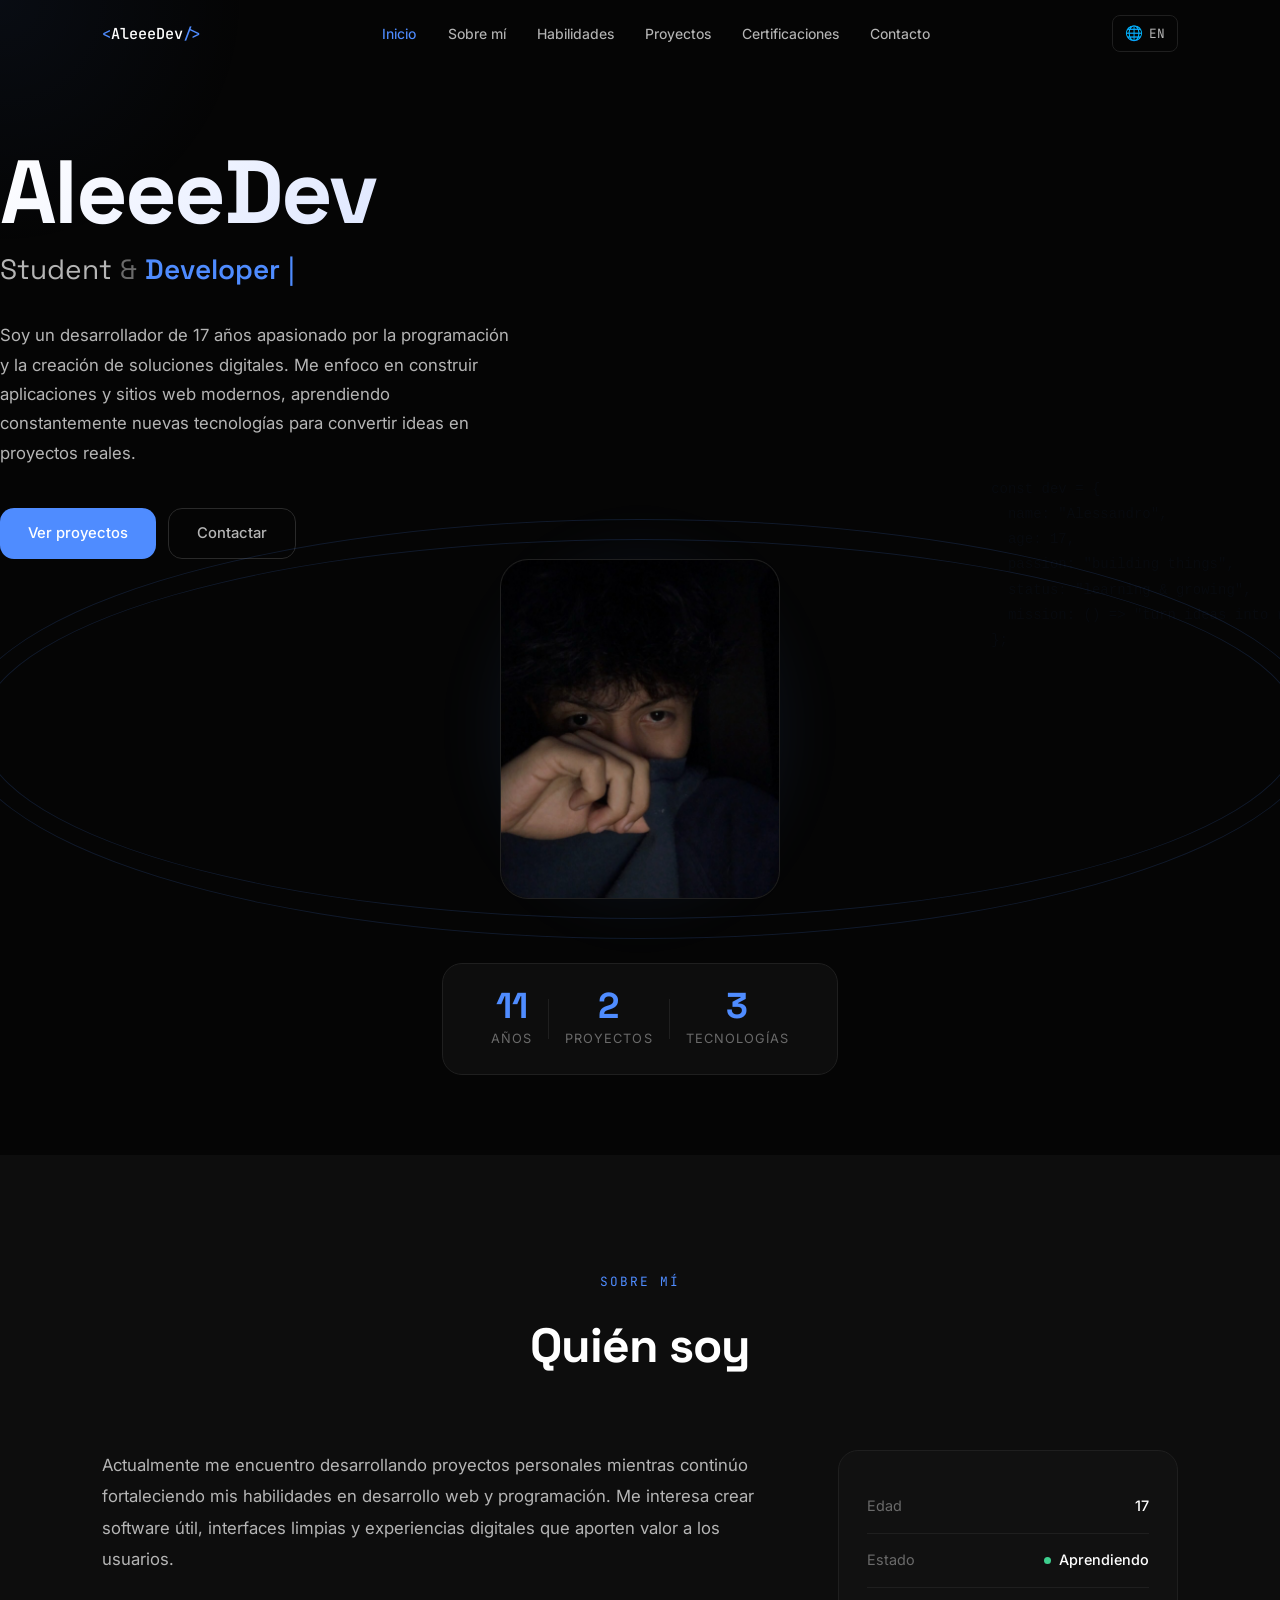
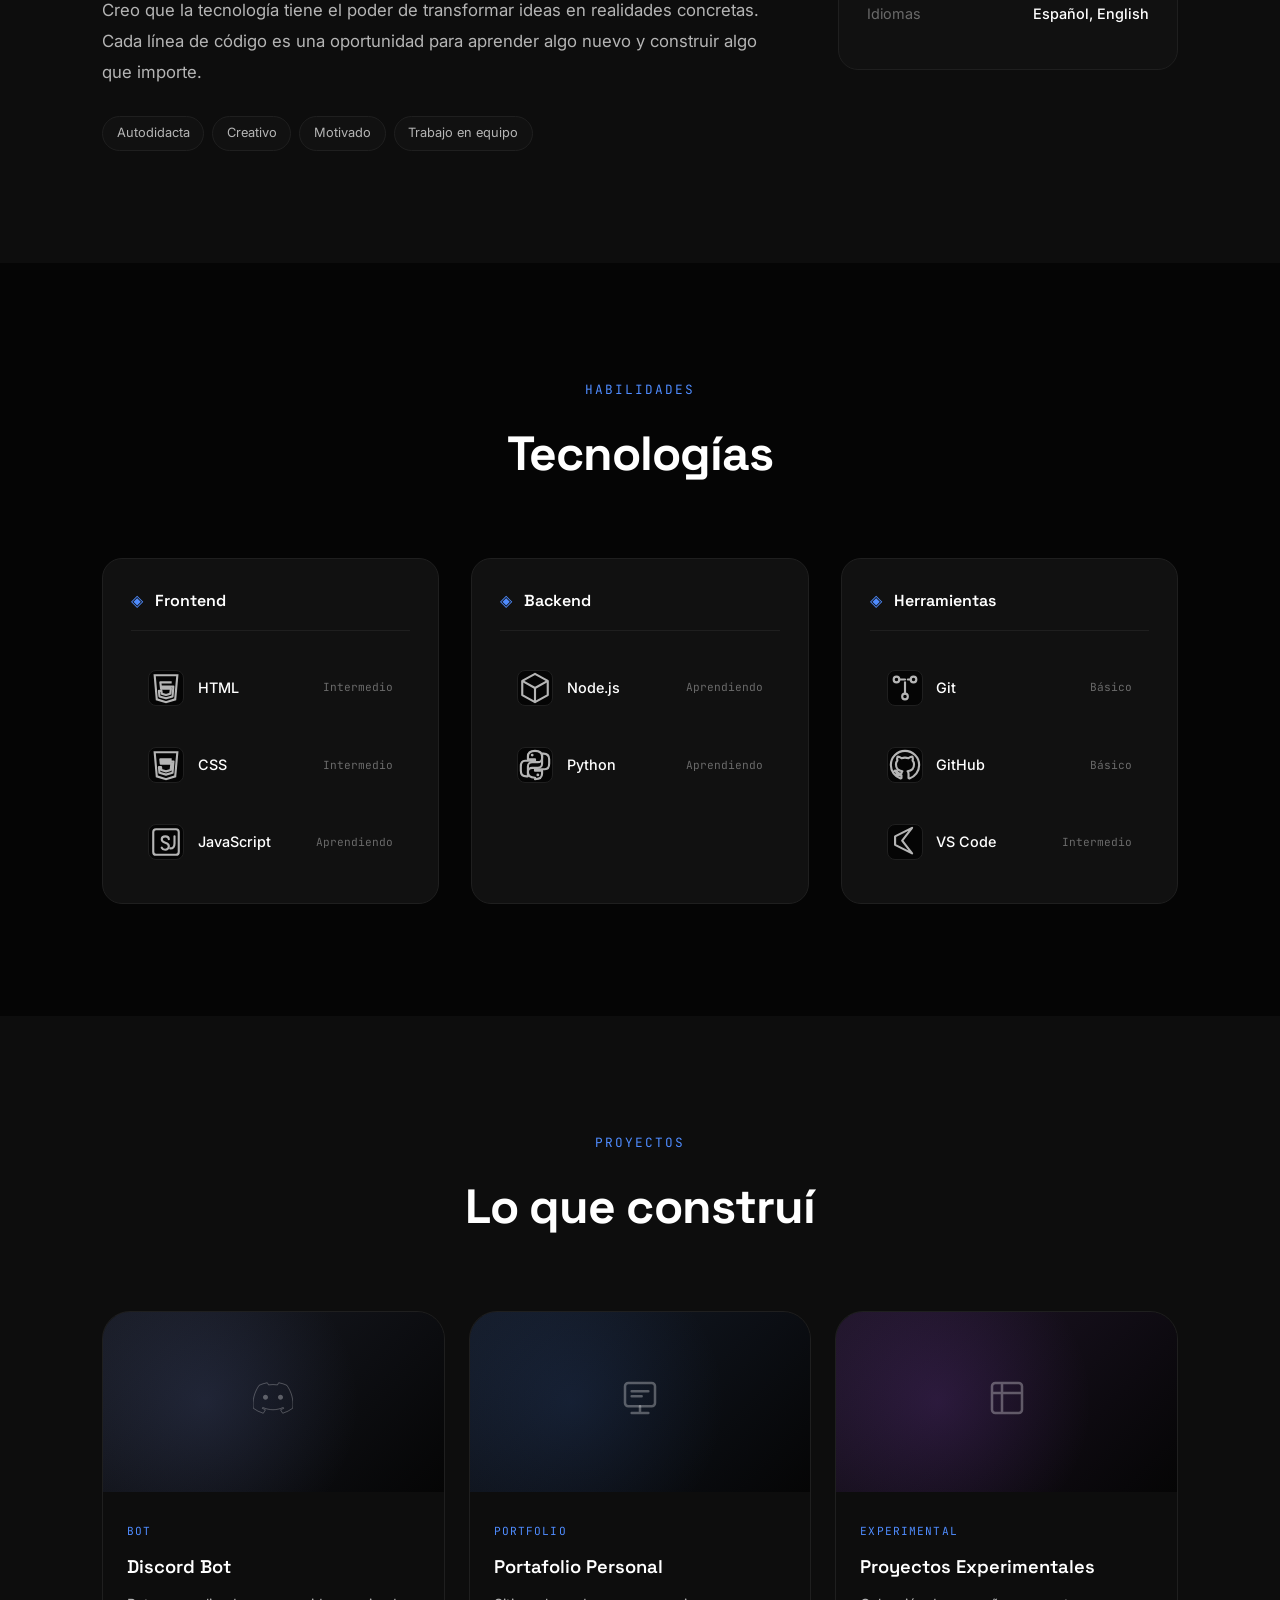
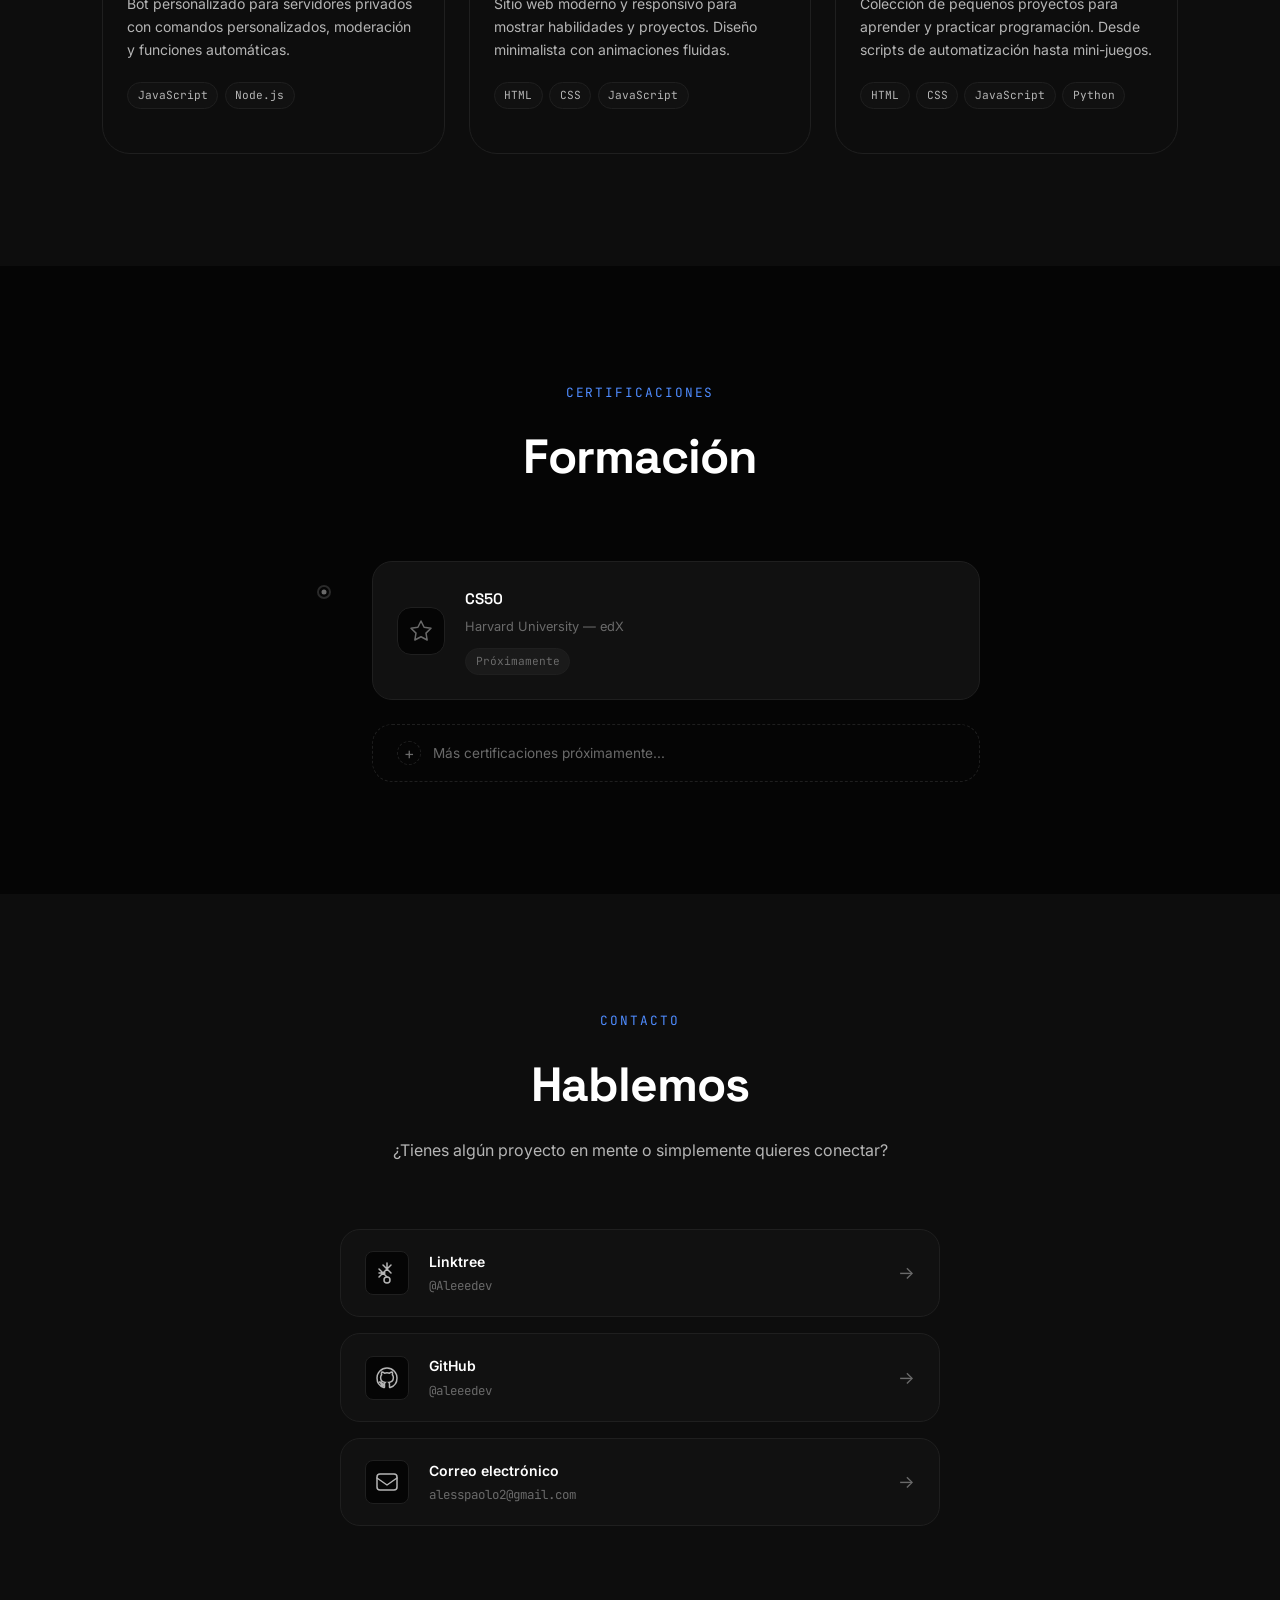
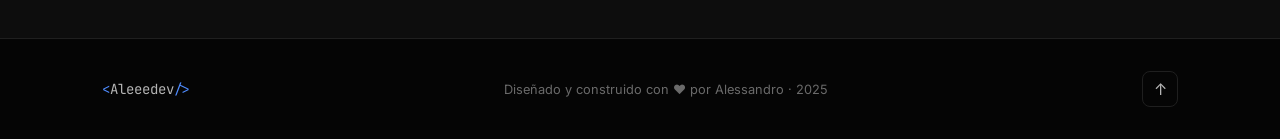
<file: index.html>
<!-- /* ============================================================
                Alessandro's Portfolio 
   * Author : Luis Paolo Alessandro Paiz Cabrera
   * COPYRIGHT    : Copyright (c) 2026 Luis Paolo Alessandro Paiz Cabrera
   ============================================================ */ -->

<!DOCTYPE html>
<html lang="es">
<head>
  <meta charset="UTF-8" />
  <meta name="viewport" content="width=device-width, initial-scale=1.0" />
  <meta name="description" content="Alessandro — Student & Developer. Portfolio personal de un desarrollador apasionado por la tecnología y las soluciones digitales." />
  <meta name="keywords" content="Alessandro, developer, portfolio, JavaScript, Node.js, Python, HTML, CSS, web development" />
  <meta name="author" content="Alessandro" />

  <!-- Open Graph -->
  <meta property="og:type" content="website" />
  <meta property="og:title" content="Aleeedev — Student & Developer" />
  <meta property="og:description" content="Portfolio personal de un desarrollador de 17 años apasionado por la tecnología." />
  <meta property="og:image" content="https://via.placeholder.com/1200x630/050505/4f8cff?text=Alessandro" />
  <meta property="og:url" content="https://alessandrodev.github.io" />

  <!-- Twitter Card -->
  <meta name="twitter:card" content="summary_large_image" />
  <meta name="twitter:title" content="Alessandro — Student & Developer" />
  <meta name="twitter:description" content="Portfolio personal de un desarrollador de 17 años apasionado por la tecnología." />

  <title>Aleeedev — Student & Developer</title>

  <!-- Favicon SVG inline -->
  <link rel="icon" href="data:image/svg+xml,<svg xmlns='http://www.w3.org/2000/svg' viewBox='0 0 100 100'><rect width='100' height='100' rx='20' fill='%23050505'/><text x='50%25' y='60%25' text-anchor='middle' font-size='60' font-family='monospace' fill='%234f8cff'>A</text></svg>" />

  <link rel="stylesheet" href="style.css" />
  <link rel="preconnect" href="https://fonts.googleapis.com" />
  <link rel="preconnect" href="https://fonts.gstatic.com" crossorigin />
  <link href="https://fonts.googleapis.com/css2?family=Space+Grotesk:wght@300;400;500;600;700&family=Inter:wght@300;400;500;600&family=JetBrains+Mono:wght@400;500&display=swap" rel="stylesheet" />
</head>
<body>

  <!-- ─── CURSOR GLOW ─── -->
  <div class="cursor-glow" id="cursorGlow"></div>

  <!-- ─── NAVBAR ─── -->
  <nav class="navbar" id="navbar">
    <div class="nav-container">
      <a href="#inicio" class="nav-logo">
        <span class="logo-bracket">&lt;</span>AleeeDev<span class="logo-bracket">/&gt;</span>
      </a>

      <div class="nav-links" id="navLinks">
        <a href="#inicio" class="nav-link" data-i18n="nav.inicio">Inicio</a>
        <a href="#sobre-mi" class="nav-link" data-i18n="nav.sobre">Sobre mí</a>
        <a href="#habilidades" class="nav-link" data-i18n="nav.skills">Habilidades</a>
        <a href="#proyectos" class="nav-link" data-i18n="nav.proyectos">Proyectos</a>
        <a href="#certificaciones" class="nav-link" data-i18n="nav.certs">Certificaciones</a>
        <a href="#contacto" class="nav-link" data-i18n="nav.contacto">Contacto</a>
      </div>

      <div class="nav-actions">
        <button class="lang-toggle" id="langToggle" aria-label="Toggle language">
          <span class="lang-icon">🌐</span>
          <span class="lang-label" id="langLabel">EN</span>
        </button>
        <button class="hamburger" id="hamburger" aria-label="Menu">
          <span></span><span></span><span></span>
        </button>
      </div>
    </div>
  </nav>

  <!-- ─── HERO ─── -->
  <section class="hero" id="inicio">
    <div class="hero-bg-code" aria-hidden="true">
      <pre class="code-ambient">
const dev = {
  name: "Alessandro",
  age: 17,
  passion: "building things",
  status: "learning & growing",
  mission: () =&gt; "turn ideas into reality"
};
      </pre>
    </div>

        <h1 class="hero-name">AleeeDev</h1>

        <div class="hero-title-wrap">
          <span class="hero-title-static" data-i18n="hero.titleStatic">Student</span>
          <span class="hero-title-sep">&</span>
          <span class="hero-title-typewriter" id="typewriter"></span>
          <span class="cursor-blink">|</span>
        </div>

        <p class="hero-desc" data-i18n="hero.desc">
          Soy un desarrollador de 17 años apasionado por la programación y la creación de soluciones digitales. Me enfoco en construir aplicaciones y sitios web modernos, aprendiendo constantemente nuevas tecnologías para convertir ideas en proyectos reales.
        </p>

        <div class="hero-cta">
          <a href="#proyectos" class="btn btn-primary" data-i18n="hero.cta1">Ver proyectos</a>
          <a href="#contacto" class="btn btn-ghost" data-i18n="hero.cta2">Contactar</a>
        </div>
      </div>

      <div class="hero-visual reveal reveal-delay-2">
        <div class="photo-wrapper">
          <div class="photo-glow"></div>
          <div class="photo-frame">
         <img src="alessandrinho.png" alt="Alessandro" style="width: 100%; height: 100%; object-fit: cover; border-radius: inherit;">
          </div>
          </div>
          <div class="photo-ring ring-1"></div>
          <div class="photo-ring ring-2"></div>
        </div>
      </div>
    </div>

    <!-- Stats -->
    <div class="hero-stats reveal reveal-delay-3">
      <div class="stat-card">
        <span class="stat-number">17</span>
        <span class="stat-label" data-i18n="stats.age">años</span>
      </div>
      <div class="stat-divider"></div>
      <div class="stat-card">
        <span class="stat-number">3<span class="stat-plus">+</span></span>
        <span class="stat-label" data-i18n="stats.projects">proyectos</span>
      </div>
      <div class="stat-divider"></div>
      <div class="stat-card">
        <span class="stat-number">5</span>
        <span class="stat-label" data-i18n="stats.tech">tecnologías</span>
      </div>
    </div>
  </section>

  <!-- ─── SOBRE MÍ ─── -->
  <section class="section about" id="sobre-mi">
    <div class="container">
      <div class="section-header reveal">
        <span class="section-eyebrow" data-i18n="about.eyebrow">Sobre mí</span>
        <h2 class="section-title" data-i18n="about.title">Quién soy</h2>
      </div>

      <div class="about-grid">
        <div class="about-text reveal">
          <p data-i18n="about.p1">
            Actualmente me encuentro desarrollando proyectos personales mientras continúo fortaleciendo mis habilidades en desarrollo web y programación. Me interesa crear software útil, interfaces limpias y experiencias digitales que aporten valor a los usuarios.
          </p>
          <p data-i18n="about.p2">
            Creo que la tecnología tiene el poder de transformar ideas en realidades concretas. Cada línea de código es una oportunidad para aprender algo nuevo y construir algo que importe.
          </p>
          <div class="about-tags">
            <span class="tag" data-i18n="tag.selfTaught">Autodidacta</span>
            <span class="tag" data-i18n="tag.creative">Creativo</span>
            <span class="tag" data-i18n="tag.motivated">Motivado</span>
            <span class="tag" data-i18n="tag.teamwork">Trabajo en equipo</span>
          </div>
        </div>

        <div class="about-card reveal reveal-delay-1">
          <div class="info-list">
            <div class="info-item">
              <span class="info-key" data-i18n="info.age">Edad</span>
              <span class="info-val">17</span>
            </div>
            <div class="info-item">
              <span class="info-key" data-i18n="info.status">Estado</span>
              <span class="info-val info-status">
                <span class="status-dot"></span>
                <span data-i18n="info.statusVal">Aprendiendo</span>
              </span>
            </div>
            <div class="info-item">
              <span class="info-key" data-i18n="info.lang">Idiomas</span>
              <span class="info-val">Español, English</span>
            </div>
          </div>
        </div>
      </div>
    </div>
  </section>

  <!-- ─── HABILIDADES ─── -->
  <section class="section skills" id="habilidades">
    <div class="container">
      <div class="section-header reveal">
        <span class="section-eyebrow" data-i18n="skills.eyebrow">Habilidades</span>
        <h2 class="section-title" data-i18n="skills.title">Tecnologías</h2>
      </div>

      <div class="skills-grid">

        <!-- Frontend -->
        <div class="skill-group reveal">
          <div class="skill-group-header">
            <span class="skill-group-icon">◈</span>
            <h3 class="skill-group-title">Frontend</h3>
          </div>
          <div class="skill-cards">
            <div class="skill-card" data-glow="#f06529">
              <div class="skill-icon html-icon">
                <svg viewBox="0 0 24 24" fill="none"><path d="M4 3l1.5 17L12 22l6.5-2L20 3H4z" stroke="currentColor" stroke-width="1.5"/><path d="M16 8H8l.5 4.5H15.5L15 16l-3 1-3-1-.2-2H7l.4 4 4.6 1.3 4.6-1.3.6-7H8.5" stroke="currentColor" stroke-width="1.5" stroke-linejoin="round"/></svg>
              </div>
              <span class="skill-name">HTML</span>
              <span class="skill-level" data-i18n="level.intermediate">Intermedio</span>
            </div>
            <div class="skill-card" data-glow="#264de4">
              <div class="skill-icon css-icon">
                <svg viewBox="0 0 24 24" fill="none"><path d="M4 3l1.5 17L12 22l6.5-2L20 3H4z" stroke="currentColor" stroke-width="1.5"/><path d="M16 8H8l.3 3h7.5l-.5 4.5-3.3 1-3.3-1-.2-2H7l.4 4 4.6 1.3 4.6-1.3.7-8H8" stroke="currentColor" stroke-width="1.5" stroke-linejoin="round"/></svg>
              </div>
              <span class="skill-name">CSS</span>
              <span class="skill-level" data-i18n="level.intermediate">Intermedio</span>
            </div>
            <div class="skill-card" data-glow="#f7df1e">
              <div class="skill-icon js-icon">
                <svg viewBox="0 0 24 24" fill="none"><rect x="3" y="3" width="18" height="18" rx="2" stroke="currentColor" stroke-width="1.5"/><path d="M9 16c.5 1 1.2 1.5 2.5 1.5S14 16.5 14 15c0-1.5-1-2-2.5-2.5S9 11.5 9 10c0-1 .5-2 2.5-2s2.5 1 2.5 2" stroke="currentColor" stroke-width="1.5" stroke-linecap="round"/><path d="M18 8v5c0 2-1 3.5-3 3.5" stroke="currentColor" stroke-width="1.5" stroke-linecap="round"/></svg>
              </div>
              <span class="skill-name">JavaScript</span>
              <span class="skill-level" data-i18n="level.learning">Aprendiendo</span>
            </div>
          </div>
        </div>

        <!-- Backend -->
        <div class="skill-group reveal reveal-delay-1">
          <div class="skill-group-header">
            <span class="skill-group-icon">◈</span>
            <h3 class="skill-group-title">Backend</h3>
          </div>
          <div class="skill-cards">
            <div class="skill-card" data-glow="#68a063">
              <div class="skill-icon node-icon">
                <svg viewBox="0 0 24 24" fill="none"><path d="M12 2L3 7v10l9 5 9-5V7L12 2z" stroke="currentColor" stroke-width="1.5" stroke-linejoin="round"/><path d="M12 12V22M3 7l9 5 9-5" stroke="currentColor" stroke-width="1.5" stroke-linejoin="round"/></svg>
              </div>
              <span class="skill-name">Node.js</span>
              <span class="skill-level" data-i18n="level.learning">Aprendiendo</span>
            </div>
            <div class="skill-card" data-glow="#3776ab">
              <div class="skill-icon py-icon">
                <svg viewBox="0 0 24 24" fill="none"><path d="M12 2C9 2 7 3.5 7 6v2h5v1H5C3 9 2 10.5 2 13v3c0 2.5 1.5 4 4 4h1v-3c0-2 1.5-3 3-3h4c1.5 0 3-1 3-3V6c0-2.5-2-4-5-4z" stroke="currentColor" stroke-width="1.5" stroke-linejoin="round"/><path d="M12 22c3 0 5-1.5 5-4v-2h-5v-1h7c2 0 3-1.5 3-4v-3c0-2.5-1.5-4-4-4h-1v3c0 2-1.5 3-3 3H10c-1.5 0-3 1-3 3v4c0 2.5 2 4 5 4z" stroke="currentColor" stroke-width="1.5" stroke-linejoin="round"/><circle cx="10" cy="5" r="1" fill="currentColor"/><circle cx="14" cy="19" r="1" fill="currentColor"/></svg>
              </div>
              <span class="skill-name">Python</span>
              <span class="skill-level" data-i18n="level.learning">Aprendiendo</span>
            </div>
          </div>
        </div>

        <!-- Herramientas -->
        <div class="skill-group reveal reveal-delay-2">
          <div class="skill-group-header">
            <span class="skill-group-icon">◈</span>
            <h3 class="skill-group-title" data-i18n="skills.tools">Herramientas</h3>
          </div>
          <div class="skill-cards">
            <div class="skill-card" data-glow="#f05032">
              <div class="skill-icon git-icon">
                <svg viewBox="0 0 24 24" fill="none"><circle cx="6" cy="6" r="2" stroke="currentColor" stroke-width="1.5"/><circle cx="18" cy="6" r="2" stroke="currentColor" stroke-width="1.5"/><circle cx="12" cy="18" r="2" stroke="currentColor" stroke-width="1.5"/><path d="M8 6h4m2 0h2M12 8v8" stroke="currentColor" stroke-width="1.5" stroke-linecap="round"/></svg>
              </div>
              <span class="skill-name">Git</span>
              <span class="skill-level" data-i18n="level.basic">Básico</span>
            </div>
            <div class="skill-card" data-glow="#6e40c9">
              <div class="skill-icon gh-icon">
                <svg viewBox="0 0 24 24" fill="none"><path d="M12 2C6.477 2 2 6.477 2 12c0 4.418 2.865 8.166 6.839 9.489.5.092.682-.217.682-.482 0-.237-.008-.866-.013-1.7-2.782.604-3.369-1.34-3.369-1.34-.454-1.155-1.11-1.463-1.11-1.463-.908-.62.069-.608.069-.608 1.003.07 1.531 1.03 1.531 1.03.892 1.529 2.341 1.087 2.91.832.092-.647.35-1.088.636-1.338-2.22-.253-4.555-1.11-4.555-4.943 0-1.091.39-1.984 1.029-2.683-.103-.253-.446-1.27.098-2.647 0 0 .84-.269 2.75 1.025A9.564 9.564 0 0112 6.836c.85.004 1.705.115 2.504.337 1.909-1.294 2.747-1.025 2.747-1.025.546 1.377.202 2.394.1 2.647.64.699 1.028 1.592 1.028 2.683 0 3.842-2.339 4.687-4.566 4.935.359.309.678.919.678 1.852 0 1.336-.012 2.415-.012 2.743 0 .267.18.579.688.481C19.138 20.163 22 16.418 22 12c0-5.523-4.477-10-10-10z" stroke="currentColor" stroke-width="1.5" stroke-linejoin="round"/></svg>
              </div>
              <span class="skill-name">GitHub</span>
              <span class="skill-level" data-i18n="level.basic">Básico</span>
            </div>
            <div class="skill-card" data-glow="#007acc">
              <div class="skill-icon vsc-icon">
                <svg viewBox="0 0 24 24" fill="none"><path d="M17 2l-7 9 7 9-12-6V8l12-6z" stroke="currentColor" stroke-width="1.5" stroke-linejoin="round"/></svg>
              </div>
              <span class="skill-name">VS Code</span>
              <span class="skill-level" data-i18n="level.intermediate">Intermedio</span>
            </div>
          </div>
        </div>

      </div>
    </div>
  </section>

  <!-- ─── PROYECTOS ─── -->
  <section class="section projects" id="proyectos">
    <div class="container">
      <div class="section-header reveal">
        <span class="section-eyebrow" data-i18n="projects.eyebrow">Proyectos</span>
        <h2 class="section-title" data-i18n="projects.title">Lo que construí</h2>
      </div>

      <div class="projects-grid">

        <!-- Discord Bot -->
        <article class="project-card reveal">
          <div class="project-thumbnail">
            <div class="project-thumb-bg" style="--accent: #7289da">
              <div class="thumb-icon">
                <svg viewBox="0 0 24 24" fill="none" width="40" height="40"><path d="M9 11.5C9 12.33 8.33 13 7.5 13S6 12.33 6 11.5 6.67 10 7.5 10s1.5.67 1.5 1.5zM18 11.5c0 .83-.67 1.5-1.5 1.5S15 12.33 15 11.5 15.67 10 16.5 10s1.5.67 1.5 1.5z" fill="currentColor"/><path d="M20.317 4.37a19.791 19.791 0 00-4.885-1.515.074.074 0 00-.079.037c-.21.375-.444.864-.608 1.25a18.27 18.27 0 00-5.487 0 12.64 12.64 0 00-.617-1.25.077.077 0 00-.079-.037A19.736 19.736 0 003.677 4.37a.07.07 0 00-.032.027C.533 9.046-.32 13.58.099 18.057a.082.082 0 00.031.057 19.9 19.9 0 005.993 3.03.078.078 0 00.084-.028c.462-.63.874-1.295 1.226-1.994a.076.076 0 00-.041-.106 13.107 13.107 0 01-1.872-.892.077.077 0 01-.008-.128 10.2 10.2 0 00.372-.292.074.074 0 01.077-.01c3.928 1.793 8.18 1.793 12.062 0a.074.074 0 01.078.01c.12.098.246.198.373.292a.077.077 0 01-.006.127 12.299 12.299 0 01-1.873.892.077.077 0 00-.041.107c.36.698.772 1.362 1.225 1.993a.076.076 0 00.084.028 19.839 19.839 0 006.002-3.03.077.077 0 00.032-.054c.5-5.177-.838-9.674-3.549-13.66a.061.061 0 00-.031-.03z" stroke="currentColor" stroke-width="0.5"/></svg>
              </div>
            </div>
          </div>
          <div class="project-body">
            <div class="project-meta">
              <span class="project-type" data-i18n="proj.bot">Bot</span>
            </div>
            <h3 class="project-title">Discord Bot</h3>
            <p class="project-desc" data-i18n="proj.botDesc">Bot personalizado para servidores privados con comandos personalizados, moderación y funciones automáticas.</p>
            <div class="project-tech">
              <span class="tech-badge">JavaScript</span>
              <span class="tech-badge">Node.js</span>
            </div>
            <div class="project-footer">
            </div>
          </div>
        </article>

        <!-- Portfolio Personal -->
        <article class="project-card reveal reveal-delay-1">
          <div class="project-thumbnail">
            <div class="project-thumb-bg" style="--accent: #4f8cff">
              <div class="thumb-icon">
                <svg viewBox="0 0 24 24" fill="none" width="40" height="40"><rect x="3" y="3" width="18" height="14" rx="2" stroke="currentColor" stroke-width="1.5"/><path d="M7 21h10M12 17v4" stroke="currentColor" stroke-width="1.5" stroke-linecap="round"/><path d="M7 8h10M7 11h6" stroke="currentColor" stroke-width="1.5" stroke-linecap="round"/></svg>
              </div>
            </div>
          </div>
          <div class="project-body">
            <div class="project-meta">
              <span class="project-type" data-i18n="proj.portfolio">Portfolio</span>
            </div>
            <h3 class="project-title" data-i18n="proj.portfolioTitle">Portafolio Personal</h3>
            <p class="project-desc" data-i18n="proj.portfolioDesc">Sitio web moderno y responsivo para mostrar habilidades y proyectos. Diseño minimalista con animaciones fluidas.</p>
            <div class="project-tech">
              <span class="tech-badge">HTML</span>
              <span class="tech-badge">CSS</span>
              <span class="tech-badge">JavaScript</span>
            </div>
            <div class="project-footer">
            </div>
          </div>
        </article>

        <!-- Experimental -->
        <article class="project-card reveal reveal-delay-2">
          <div class="project-thumbnail">
            <div class="project-thumb-bg" style="--accent: #a855f7">
              <div class="thumb-icon">
                <svg viewBox="0 0 24 24" fill="none" width="40" height="40"><path d="M9 3H5a2 2 0 00-2 2v4m6-6h10a2 2 0 012 2v4M9 3v18m0 0h10a2 2 0 002-2V9M9 21H5a2 2 0 01-2-2V9m0 0h18" stroke="currentColor" stroke-width="1.5" stroke-linecap="round" stroke-linejoin="round"/></svg>
              </div>
            </div>
          </div>
          <div class="project-body">
            <div class="project-meta">
              <span class="project-type" data-i18n="proj.experimental">Experimental</span>
            </div>
            <h3 class="project-title" data-i18n="proj.expTitle">Proyectos Experimentales</h3>
            <p class="project-desc" data-i18n="proj.expDesc">Colección de pequeños proyectos para aprender y practicar programación. Desde scripts de automatización hasta mini-juegos.</p>
            <div class="project-tech">
              <span class="tech-badge">HTML</span>
              <span class="tech-badge">CSS</span>
              <span class="tech-badge">JavaScript</span>
              <span class="tech-badge">Python</span>
            </div>
            </div>
          </div>
        </article>

      </div>
    </div>
  </section>

  <!-- ─── CERTIFICACIONES ─── -->
  <section class="section certs" id="certificaciones">
    <div class="container">
      <div class="section-header reveal">
        <span class="section-eyebrow" data-i18n="certs.eyebrow">Certificaciones</span>
        <h2 class="section-title" data-i18n="certs.title">Formación</h2>
      </div>

      <div class="timeline">
        <div class="timeline-item reveal">
          <div class="timeline-marker">
            <div class="tl-dot tl-pending"></div>
          </div>
          <div class="timeline-card">
            <div class="cert-badge-wrap">
              <div class="cert-badge">
                <svg viewBox="0 0 24 24" fill="none" width="24" height="24"><path d="M12 2l3.09 6.26L22 9.27l-5 4.87 1.18 6.88L12 17.77l-6.18 3.25L7 14.14 2 9.27l6.91-1.01L12 2z" stroke="currentColor" stroke-width="1.5" stroke-linejoin="round"/></svg>
              </div>
            </div>
            <div class="cert-info">
              <h3 class="cert-title">CS50</h3>
              <p class="cert-org">Harvard University — edX</p>
              <span class="cert-status" data-i18n="cert.soon">Próximamente</span>
            </div>
          </div>
        </div>

        <div class="timeline-add reveal reveal-delay-1">
          <div class="timeline-add-inner">
            <span class="add-icon">+</span>
            <span data-i18n="certs.addMore">Más certificaciones próximamente...</span>
          </div>
        </div>
      </div>
    </div>
  </section>

  <!-- ─── CONTACTO ─── -->
  <section class="section contact" id="contacto">
    <div class="container">
      <div class="section-header reveal">
        <span class="section-eyebrow" data-i18n="contact.eyebrow">Contacto</span>
        <h2 class="section-title" data-i18n="contact.title">Hablemos</h2>
        <p class="section-subtitle" data-i18n="contact.subtitle">¿Quieres contactarme? Aqui te dejo mis redes</p>
      </div>

      <div class="contact-grid reveal">

        <a href="https://linktr.ee/aleeedev" target="_blank" rel="noopener" class="contact-card" data-color="#43e97b">
          <div class="contact-icon">
            <svg viewBox="0 0 24 24" fill="none" width="24" height="24"><path d="M12 2v6M8 4l8 8M16 4l-8 8M4 12h6M4 16l8-8M4 8l8 8" stroke="currentColor" stroke-width="1.5" stroke-linecap="round"/><circle cx="12" cy="19" r="3" stroke="currentColor" stroke-width="1.5"/></svg>
          </div>
          <div class="contact-info">
            <span class="contact-platform">Linktree</span>
            <span class="contact-handle">@Aleeedev</span>
          </div>
          <div class="contact-arrow">→</div>
        </a>

        <a href="https://github.com/aleeedev" target="_blank" rel="noopener" class="contact-card" data-color="#6e40c9">
          <div class="contact-icon">
            <svg viewBox="0 0 24 24" fill="none" width="24" height="24"><path d="M12 2C6.477 2 2 6.477 2 12c0 4.418 2.865 8.166 6.839 9.489.5.092.682-.217.682-.482 0-.237-.008-.866-.013-1.7-2.782.604-3.369-1.34-3.369-1.34-.454-1.155-1.11-1.463-1.11-1.463-.908-.62.069-.608.069-.608 1.003.07 1.531 1.03 1.531 1.03.892 1.529 2.341 1.087 2.91.832.092-.647.35-1.088.636-1.338-2.22-.253-4.555-1.11-4.555-4.943 0-1.091.39-1.984 1.029-2.683-.103-.253-.446-1.27.098-2.647 0 0 .84-.269 2.75 1.025A9.564 9.564 0 0112 6.836c.85.004 1.705.115 2.504.337 1.909-1.294 2.747-1.025 2.747-1.025.546 1.377.202 2.394.1 2.647.64.699 1.028 1.592 1.028 2.683 0 3.842-2.339 4.687-4.566 4.935.359.309.678.919.678 1.852 0 1.336-.012 2.415-.012 2.743 0 .267.18.579.688.481C19.138 20.163 22 16.418 22 12c0-5.523-4.477-10-10-10z" stroke="currentColor" stroke-width="1.5"/></svg>
          </div>
          <div class="contact-info">
            <span class="contact-platform">GitHub</span>
            <span class="contact-handle">@aleeedev</span>
          </div>
          <div class="contact-arrow">→</div>
        </a>

        <a href="mailto:alesspaolo2@email.com" class="contact-card" data-color="#4f8cff">
          <div class="contact-icon">
            <svg viewBox="0 0 24 24" fill="none" width="24" height="24"><rect x="2" y="4" width="20" height="16" rx="3" stroke="currentColor" stroke-width="1.5"/><path d="M2 8l10 7 10-7" stroke="currentColor" stroke-width="1.5" stroke-linecap="round" stroke-linejoin="round"/></svg>
          </div>
          <div class="contact-info">
            <span class="contact-platform" data-i18n="contact.email">Correo electrónico</span>
            <span class="contact-handle">alesspaolo2@gmail.com</span>
          </div>
          <div class="contact-arrow">→</div>
        </a>

      </div>
    </div>
  </section>

  <!-- ─── FOOTER ─── -->
  <footer class="footer">
    <div class="container">
      <div class="footer-inner">
        <span class="footer-logo">
          <span class="logo-bracket">&lt;</span>Aleeedev<span class="logo-bracket">/&gt;</span>
        </span>
        <span class="footer-copy" data-i18n="footer.copy">Diseñado y construido con ♥ por Alessandro · 2026</span>
        <a href="#inicio" class="back-top" aria-label="Volver arriba">↑</a>
      </div>
    </div>
  </footer>

  <script src="script.js"></script>
</body>
</html>
</file>
<file: style.css>
/* ============================================================
                Alessandro's Portfolio 
   * Author : Luis Paolo Alessandro Paiz Cabrera
   * COPYRIGHT    : Copyright (c) 2026 Luis Paolo Alessandro Paiz Cabrera
   ============================================================ */


:root {
  --bg:          #050505;
  --bg-2:        #0d0d0d;
  --bg-3:        #111111;
  --border:      #1f1f1f;
  --border-2:    #2a2a2a;
  --text:        #ffffff;
  --text-2:      #b5b5b5;
  --text-3:      #6a6a6a;
  --accent:      #4f8cff;
  --accent-dim:  rgba(79, 140, 255, 0.12);
  --accent-glow: rgba(79, 140, 255, 0.25);
  --radius-sm:   8px;
  --radius-md:   14px;
  --radius-lg:   20px;
  --radius-xl:   28px;
  --font-display: 'Space Grotesk', sans-serif;
  --font-body:    'Inter', sans-serif;
  --font-mono:    'JetBrains Mono', monospace;
  --nav-h:       68px;
  --transition:  all 0.3s cubic-bezier(0.4, 0, 0.2, 1);
}

*, *::before, *::after { box-sizing: border-box; margin: 0; padding: 0; }

html {
  scroll-behavior: smooth;
  font-size: 16px;
}

body {
  background: var(--bg);
  color: var(--text);
  font-family: var(--font-body);
  font-size: 1rem;
  line-height: 1.7;
  overflow-x: hidden;
  -webkit-font-smoothing: antialiased;
}

a { color: inherit; text-decoration: none; }
img { display: block; max-width: 100%; }
button { cursor: pointer; border: none; background: none; font: inherit; }
ul, ol { list-style: none; }

.cursor-glow {
  position: fixed;
  width: 500px;
  height: 500px;
  border-radius: 50%;
  background: radial-gradient(circle, rgba(79,140,255,0.06) 0%, transparent 70%);
  pointer-events: none;
  z-index: 0;
  transform: translate(-50%, -50%);
  transition: opacity 0.3s;
  top: 0; left: 0;
}
@media (hover: none) {
  .cursor-glow { display: none; }
}

::-webkit-scrollbar { width: 4px; }
::-webkit-scrollbar-track { background: var(--bg); }
::-webkit-scrollbar-thumb { background: var(--border-2); border-radius: 2px; }

::selection { background: var(--accent-dim); color: var(--accent); }

.container {
  max-width: 1140px;
  margin: 0 auto;
  padding: 0 2rem;
}

.navbar {
  position: fixed;
  top: 0; left: 0; right: 0;
  z-index: 100;
  height: var(--nav-h);
  border-bottom: 1px solid transparent;
  transition: var(--transition);
}

.navbar.scrolled {
  background: rgba(5, 5, 5, 0.85);
  backdrop-filter: blur(20px);
  -webkit-backdrop-filter: blur(20px);
  border-bottom-color: var(--border);
}

.nav-container {
  max-width: 1140px;
  margin: 0 auto;
  padding: 0 2rem;
  height: 100%;
  display: flex;
  align-items: center;
  justify-content: space-between;
  gap: 2rem;
}

.nav-logo {
  font-family: var(--font-mono);
  font-size: 0.95rem;
  font-weight: 500;
  color: var(--text);
  white-space: nowrap;
  transition: var(--transition);
}
.nav-logo:hover { color: var(--accent); }
.logo-bracket { color: var(--accent); }

.nav-links {
  display: flex;
  gap: 0.25rem;
}

.nav-link {
  padding: 0.4rem 0.85rem;
  font-size: 0.875rem;
  font-weight: 450;
  color: var(--text-2);
  border-radius: var(--radius-sm);
  transition: var(--transition);
  position: relative;
}
.nav-link:hover { color: var(--text); background: rgba(255,255,255,0.04); }
.nav-link.active { color: var(--accent); }

.nav-actions {
  display: flex;
  align-items: center;
  gap: 0.75rem;
}

.lang-toggle {
  display: flex;
  align-items: center;
  gap: 0.4rem;
  padding: 0.35rem 0.75rem;
  border: 1px solid var(--border);
  border-radius: var(--radius-sm);
  color: var(--text-2);
  font-size: 0.8rem;
  font-family: var(--font-mono);
  transition: var(--transition);
}
.lang-toggle:hover { border-color: var(--accent); color: var(--accent); }
.lang-icon { font-size: 0.9rem; }

.hamburger {
  display: none;
  flex-direction: column;
  gap: 5px;
  padding: 4px;
}
.hamburger span {
  display: block;
  width: 22px;
  height: 1.5px;
  background: var(--text-2);
  border-radius: 2px;
  transition: var(--transition);
}
.hamburger.open span:nth-child(1) { transform: translateY(6.5px) rotate(45deg); }
.hamburger.open span:nth-child(2) { opacity: 0; }
.hamburger.open span:nth-child(3) { transform: translateY(-6.5px) rotate(-45deg); }

.hero {
  min-height: 100vh;
  padding: calc(var(--nav-h) + 5rem) 0 5rem;
  display: flex;
  flex-direction: column;
  justify-content: center;
  position: relative;
  overflow: hidden;
}

.hero-bg-code {
  position: absolute;
  top: 50%;
  right: -5%;
  transform: translateY(-50%);
  opacity: 0.035;
  pointer-events: none;
  font-family: var(--font-mono);
  font-size: 0.875rem;
  line-height: 1.8;
  color: var(--accent);
  white-space: pre;
  user-select: none;
}

.hero-container {
  container: hero / inline-size;
  max-width: 1140px;
  margin: 0 auto;
  padding: 0 2rem;
  display: grid;
  grid-template-columns: 1fr auto;
  align-items: center;
  gap: 4rem;
}

.hero-badge {
  display: inline-flex;
  align-items: center;
  gap: 0.5rem;
  padding: 0.4rem 0.9rem;
  background: var(--accent-dim);
  border: 1px solid rgba(79,140,255,0.25);
  border-radius: 100px;
  font-size: 0.8rem;
  color: var(--accent);
  font-weight: 500;
  margin-bottom: 1.5rem;
}
.badge-dot {
  width: 6px; height: 6px;
  background: var(--accent);
  border-radius: 50%;
  animation: pulse-dot 2s ease-in-out infinite;
}
@keyframes pulse-dot {
  0%,100% { opacity: 1; transform: scale(1); }
  50% { opacity: 0.5; transform: scale(0.7); }
}

.hero-name {
  font-family: var(--font-display);
  font-size: clamp(3.5rem, 7vw, 6.5rem);
  font-weight: 700;
  line-height: 1.0;
  letter-spacing: -0.03em;
  margin-bottom: 0.5rem;
  background: linear-gradient(135deg, #ffffff 0%, #a0b8ff 100%);
  -webkit-background-clip: text;
  -webkit-text-fill-color: transparent;
  background-clip: text;
}

.hero-title-wrap {
  display: flex;
  align-items: center;
  gap: 0.5rem;
  font-family: var(--font-display);
  font-size: clamp(1.25rem, 2.5vw, 1.75rem);
  font-weight: 400;
  color: var(--text-2);
  margin-bottom: 1.75rem;
}
.hero-title-sep { color: var(--text-3); }
.hero-title-typewriter { color: var(--accent); font-weight: 600; }
.cursor-blink {
  color: var(--accent);
  animation: blink 1s step-end infinite;
}
@keyframes blink { 50% { opacity: 0; } }

.hero-desc {
  font-size: 1.05rem;
  color: var(--text-2);
  max-width: 520px;
  line-height: 1.75;
  margin-bottom: 2.5rem;
}

.hero-cta {
  display: flex;
  gap: 0.75rem;
  flex-wrap: wrap;
}

.btn {
  display: inline-flex;
  align-items: center;
  gap: 0.5rem;
  padding: 0.75rem 1.75rem;
  border-radius: var(--radius-md);
  font-size: 0.925rem;
  font-weight: 500;
  transition: var(--transition);
  white-space: nowrap;
}
.btn-primary {
  background: var(--accent);
  color: #fff;
}
.btn-primary:hover {
  background: #6a9fff;
  transform: translateY(-2px);
  box-shadow: 0 8px 24px rgba(79,140,255,0.35);
}
.btn-ghost {
  border: 1px solid var(--border-2);
  color: var(--text-2);
}
.btn-ghost:hover {
  border-color: var(--accent);
  color: var(--accent);
  transform: translateY(-2px);
}

.hero-visual { position: relative; display: flex; justify-content: center; }

.photo-wrapper {
  position: relative;
  width: 280px;
  height: 340px;
  animation: float 6s ease-in-out infinite;
}
@keyframes float {
  0%,100% { transform: translateY(0); }
  50%      { transform: translateY(-14px); }
}

.photo-glow {
  position: absolute;
  inset: -40px;
  background: radial-gradient(ellipse at center, rgba(79,140,255,0.2) 0%, transparent 70%);
  border-radius: 50%;
  filter: blur(20px);
  z-index: 0;
}

.photo-frame {
  position: relative;
  z-index: 2;
  width: 100%;
  height: 100%;
  border-radius: var(--radius-xl);
  background: var(--bg-2);
  border: 1px solid var(--border);
  overflow: hidden;
}
.photo-frame img {
  width: 100%; height: 100%;
  object-fit: cover;
}

.photo-placeholder {
  width: 100%; height: 100%;
  display: flex;
  flex-direction: column;
  align-items: center;
  justify-content: center;
  gap: 0.75rem;
}
.photo-initials {
  font-family: var(--font-display);
  font-size: 6rem;
  font-weight: 700;
  color: var(--accent-dim);
  line-height: 1;
}
.photo-hint { font-size: 0.75rem; color: var(--text-3); font-family: var(--font-mono); }

.photo-ring {
  position: absolute;
  border-radius: 50%;
  border: 1px solid rgba(79,140,255,0.15);
  z-index: 1;
  animation: ring-pulse 4s ease-in-out infinite;
}
.ring-1 { inset: -20px; animation-delay: 0s; }
.ring-2 { inset: -40px; animation-delay: 1.5s; }
@keyframes ring-pulse {
  0%,100% { opacity: 0.3; }
  50%      { opacity: 0.7; }
}

.hero-stats {
  max-width: 1140px;
  margin: 4rem auto 0;
  padding: 0 2rem;
  display: flex;
  align-items: center;
  justify-content: center;
  gap: 0;
  background: var(--bg-2);
  border: 1px solid var(--border);
  border-radius: var(--radius-lg);
  max-width: 500px;
  overflow: hidden;
}
.stat-card {
  flex: 1;
  display: flex;
  flex-direction: column;
  align-items: center;
  padding: 1.5rem 1rem;
}
.stat-number {
  font-family: var(--font-display);
  font-size: 2.25rem;
  font-weight: 700;
  color: var(--accent);
  line-height: 1;
}
.stat-plus { font-size: 1.5rem; }
.stat-label {
  font-size: 0.8rem;
  color: var(--text-3);
  margin-top: 0.25rem;
  text-transform: uppercase;
  letter-spacing: 0.08em;
}
.stat-divider {
  width: 1px;
  height: 40px;
  background: var(--border);
  flex-shrink: 0;
}

.section {
  padding: 7rem 0;
  position: relative;
}
.section:nth-child(even) { background: var(--bg-2); }

.section-header {
  text-align: center;
  margin-bottom: 4rem;
}
.section-eyebrow {
  display: inline-block;
  font-family: var(--font-mono);
  font-size: 0.8rem;
  letter-spacing: 0.15em;
  text-transform: uppercase;
  color: var(--accent);
  margin-bottom: 0.75rem;
}
.section-title {
  font-family: var(--font-display);
  font-size: clamp(2rem, 4vw, 3rem);
  font-weight: 700;
  letter-spacing: -0.02em;
  color: var(--text);
}
.section-subtitle {
  margin-top: 0.75rem;
  font-size: 1rem;
  color: var(--text-2);
}

.reveal {
  opacity: 0;
  transform: translateY(28px);
  transition: opacity 0.7s cubic-bezier(0.4,0,0.2,1), transform 0.7s cubic-bezier(0.4,0,0.2,1);
}
.reveal.visible { opacity: 1; transform: translateY(0); }
.reveal-delay-1 { transition-delay: 0.12s; }
.reveal-delay-2 { transition-delay: 0.24s; }
.reveal-delay-3 { transition-delay: 0.36s; }

.about-grid {
  display: grid;
  grid-template-columns: 1fr 340px;
  gap: 3rem;
  align-items: start;
}

.about-text p {
  font-size: 1.05rem;
  color: var(--text-2);
  line-height: 1.85;
  margin-bottom: 1.25rem;
}
.about-text p:last-of-type { margin-bottom: 1.75rem; }

.about-tags {
  display: flex;
  flex-wrap: wrap;
  gap: 0.5rem;
}
.tag {
  padding: 0.35rem 0.85rem;
  background: var(--bg-3);
  border: 1px solid var(--border);
  border-radius: 100px;
  font-size: 0.8rem;
  color: var(--text-2);
  transition: var(--transition);
}
.tag:hover { border-color: var(--accent); color: var(--accent); }

.about-card {
  background: var(--bg-3);
  border: 1px solid var(--border);
  border-radius: var(--radius-lg);
  padding: 1.75rem;
}
.info-list { display: flex; flex-direction: column; gap: 0; }
.info-item {
  display: flex;
  justify-content: space-between;
  align-items: center;
  padding: 0.9rem 0;
  border-bottom: 1px solid var(--border);
  font-size: 0.9rem;
}
.info-item:last-child { border-bottom: none; }
.info-key { color: var(--text-3); }
.info-val { color: var(--text); font-weight: 500; }
.info-status { display: flex; align-items: center; gap: 0.5rem; }
.status-dot {
  width: 7px; height: 7px;
  background: #3ecf8e;
  border-radius: 50%;
  animation: pulse-dot 2s ease-in-out infinite;
}

.skills-grid {
  display: grid;
  grid-template-columns: repeat(3, 1fr);
  gap: 2rem;
}

.skill-group {
  background: var(--bg-3);
  border: 1px solid var(--border);
  border-radius: var(--radius-lg);
  padding: 1.75rem;
  transition: var(--transition);
}
.skill-group:hover { border-color: var(--border-2); }

.skill-group-header {
  display: flex;
  align-items: center;
  gap: 0.75rem;
  margin-bottom: 1.5rem;
  padding-bottom: 1rem;
  border-bottom: 1px solid var(--border);
}
.skill-group-icon { color: var(--accent); font-size: 1rem; }
.skill-group-title {
  font-family: var(--font-display);
  font-size: 1rem;
  font-weight: 600;
  color: var(--text);
}

.skill-cards { display: flex; flex-direction: column; gap: 0.75rem; }

.skill-card {
  display: flex;
  align-items: center;
  gap: 0.85rem;
  padding: 0.85rem 1rem;
  border-radius: var(--radius-sm);
  border: 1px solid transparent;
  background: transparent;
  transition: var(--transition);
  position: relative;
  overflow: hidden;
  cursor: default;
}
.skill-card::before {
  content: '';
  position: absolute;
  inset: 0;
  background: var(--glow-color, transparent);
  opacity: 0;
  transition: opacity 0.3s;
  border-radius: inherit;
}
.skill-card:hover {
  border-color: var(--border);
  background: rgba(255,255,255,0.03);
  transform: translateX(4px);
}
.skill-card:hover::before { opacity: 0.06; }

.skill-icon {
  width: 36px; height: 36px;
  display: flex; align-items: center; justify-content: center;
  border-radius: var(--radius-sm);
  background: var(--bg);
  border: 1px solid var(--border);
  color: var(--text-2);
  flex-shrink: 0;
  transition: var(--transition);
}
.skill-card:hover .skill-icon { color: var(--accent); border-color: var(--accent-dim); }

.skill-name {
  font-weight: 500;
  font-size: 0.9rem;
  color: var(--text);
  flex: 1;
}
.skill-level {
  font-family: var(--font-mono);
  font-size: 0.7rem;
  color: var(--text-3);
}

.projects-grid {
  display: grid;
  grid-template-columns: repeat(3, 1fr);
  gap: 1.5rem;
}

.project-card {
  background: var(--bg-2);
  border: 1px solid var(--border);
  border-radius: var(--radius-xl);
  overflow: hidden;
  transition: var(--transition);
  display: flex;
  flex-direction: column;
}
.project-card:hover {
  border-color: var(--border-2);
  transform: translateY(-6px);
  box-shadow: 0 24px 48px rgba(0,0,0,0.5);
}

.project-thumbnail { height: 180px; overflow: hidden; }
.project-thumb-bg {
  width: 100%; height: 100%;
  background: linear-gradient(135deg,
    rgba(var(--accent-rgb, 79,140,255), 0.08) 0%,
    rgba(5,5,5,1) 100%);
  display: flex;
  align-items: center;
  justify-content: center;
  position: relative;
}
.project-thumb-bg::before {
  content: '';
  position: absolute;
  inset: 0;
  background: radial-gradient(circle at 30% 50%, rgba(79,140,255,0.1) 0%, transparent 60%);
}
.project-card:nth-child(1) .project-thumb-bg {
  background: linear-gradient(135deg, rgba(114,137,218,0.12) 0%, var(--bg) 100%);
}
.project-card:nth-child(1) .project-thumb-bg::before {
  background: radial-gradient(circle at 30% 50%, rgba(114,137,218,0.15) 0%, transparent 60%);
}
.project-card:nth-child(2) .project-thumb-bg {
  background: linear-gradient(135deg, rgba(79,140,255,0.12) 0%, var(--bg) 100%);
}
.project-card:nth-child(3) .project-thumb-bg {
  background: linear-gradient(135deg, rgba(168,85,247,0.12) 0%, var(--bg) 100%);
}
.project-card:nth-child(3) .project-thumb-bg::before {
  background: radial-gradient(circle at 30% 50%, rgba(168,85,247,0.15) 0%, transparent 60%);
}
.thumb-icon {
  position: relative; z-index: 1;
  color: rgba(255,255,255,0.3);
  transition: var(--transition);
}
.project-card:hover .thumb-icon { color: rgba(255,255,255,0.6); transform: scale(1.1); }

.project-body {
  padding: 1.5rem;
  display: flex;
  flex-direction: column;
  flex: 1;
}

.project-meta { margin-bottom: 0.5rem; }
.project-type {
  font-family: var(--font-mono);
  font-size: 0.7rem;
  text-transform: uppercase;
  letter-spacing: 0.1em;
  color: var(--accent);
}

.project-title {
  font-family: var(--font-display);
  font-size: 1.15rem;
  font-weight: 600;
  color: var(--text);
  margin-bottom: 0.6rem;
}

.project-desc {
  font-size: 0.875rem;
  color: var(--text-2);
  line-height: 1.65;
  margin-bottom: 1.25rem;
  flex: 1;
}

.project-tech {
  display: flex;
  flex-wrap: wrap;
  gap: 0.4rem;
  margin-bottom: 1.25rem;
}
.tech-badge {
  padding: 0.2rem 0.6rem;
  background: var(--bg-3);
  border: 1px solid var(--border);
  border-radius: 100px;
  font-family: var(--font-mono);
  font-size: 0.7rem;
  color: var(--text-2);
}

.project-footer { margin-top: auto; }
.project-link {
  display: inline-flex;
  align-items: center;
  gap: 0.4rem;
  font-size: 0.85rem;
  font-weight: 500;
  color: var(--text-3);
  transition: var(--transition);
}
.project-link:hover { color: var(--accent); }

.timeline {
  max-width: 680px;
  margin: 0 auto;
}

.timeline-item {
  display: grid;
  grid-template-columns: 48px 1fr;
  gap: 1.5rem;
  margin-bottom: 1.5rem;
}

.timeline-marker {
  display: flex;
  flex-direction: column;
  align-items: center;
  padding-top: 1.5rem;
}

.tl-dot {
  width: 14px; height: 14px;
  border-radius: 50%;
  flex-shrink: 0;
  position: relative;
}
.tl-pending {
  border: 2px solid var(--border-2);
  background: var(--bg);
}
.tl-pending::after {
  content: '';
  position: absolute;
  top: 50%; left: 50%;
  transform: translate(-50%, -50%);
  width: 5px; height: 5px;
  border-radius: 50%;
  background: var(--text-3);
}

.timeline-card {
  background: var(--bg-3);
  border: 1px solid var(--border);
  border-radius: var(--radius-lg);
  padding: 1.5rem;
  display: flex;
  align-items: center;
  gap: 1.25rem;
  transition: var(--transition);
}
.timeline-card:hover { border-color: var(--border-2); }

.cert-badge-wrap { flex-shrink: 0; }
.cert-badge {
  width: 48px; height: 48px;
  border-radius: var(--radius-md);
  background: var(--bg);
  border: 1px solid var(--border);
  display: flex;
  align-items: center;
  justify-content: center;
  color: var(--text-3);
}

.cert-info { flex: 1; }
.cert-title {
  font-family: var(--font-display);
  font-size: 0.95rem;
  font-weight: 600;
  color: var(--text);
  margin-bottom: 0.25rem;
}
.cert-org {
  font-size: 0.8rem;
  color: var(--text-3);
  margin-bottom: 0.5rem;
}
.cert-status {
  display: inline-flex;
  padding: 0.2rem 0.6rem;
  background: rgba(255,255,255,0.04);
  border: 1px solid var(--border);
  border-radius: 100px;
  font-family: var(--font-mono);
  font-size: 0.7rem;
  color: var(--text-3);
}

.timeline-add {
  margin-left: calc(48px + 1.5rem);
}
.timeline-add-inner {
  display: flex;
  align-items: center;
  gap: 0.75rem;
  padding: 1rem 1.5rem;
  border: 1px dashed var(--border);
  border-radius: var(--radius-lg);
  font-size: 0.85rem;
  color: var(--text-3);
}
.add-icon {
  width: 24px; height: 24px;
  border-radius: 50%;
  border: 1px dashed var(--border);
  display: flex;
  align-items: center;
  justify-content: center;
  font-size: 1rem;
  flex-shrink: 0;
}

.contact-grid {
  display: flex;
  flex-direction: column;
  gap: 1rem;
  max-width: 600px;
  margin: 0 auto;
}

.contact-card {
  display: flex;
  align-items: center;
  gap: 1.25rem;
  padding: 1.25rem 1.5rem;
  background: var(--bg-3);
  border: 1px solid var(--border);
  border-radius: var(--radius-lg);
  transition: var(--transition);
  position: relative;
  overflow: hidden;
}
.contact-card::before {
  content: '';
  position: absolute;
  left: 0; top: 0; bottom: 0;
  width: 3px;
  background: var(--card-color, var(--accent));
  opacity: 0;
  transition: opacity 0.3s;
}
.contact-card:hover {
  border-color: var(--border-2);
  transform: translateX(4px);
}
.contact-card:hover::before { opacity: 1; }

.contact-icon {
  width: 44px; height: 44px;
  border-radius: var(--radius-sm);
  background: var(--bg);
  border: 1px solid var(--border);
  display: flex;
  align-items: center;
  justify-content: center;
  color: var(--text-2);
  flex-shrink: 0;
  transition: var(--transition);
}
.contact-card:hover .contact-icon {
  border-color: var(--accent-dim);
  color: var(--accent);
}

.contact-info {
  display: flex;
  flex-direction: column;
  gap: 0.1rem;
  flex: 1;
}
.contact-platform {
  font-size: 0.875rem;
  font-weight: 600;
  color: var(--text);
}
.contact-handle {
  font-family: var(--font-mono);
  font-size: 0.78rem;
  color: var(--text-3);
}
.contact-arrow {
  color: var(--text-3);
  font-size: 1.1rem;
  transition: var(--transition);
}
.contact-card:hover .contact-arrow { color: var(--text); transform: translateX(4px); }

.contact-card[data-color="#43e97b"] { --card-color: #43e97b; }
.contact-card[data-color="#6e40c9"] { --card-color: #6e40c9; }
.contact-card[data-color="#4f8cff"] { --card-color: #4f8cff; }

.footer {
  border-top: 1px solid var(--border);
  padding: 2rem 0;
  background: var(--bg);
}
.footer-inner {
  display: flex;
  align-items: center;
  justify-content: space-between;
  gap: 1rem;
  flex-wrap: wrap;
}
.footer-logo {
  font-family: var(--font-mono);
  font-size: 0.875rem;
  color: var(--text-2);
}
.footer-copy {
  font-size: 0.8rem;
  color: var(--text-3);
}
.back-top {
  width: 36px; height: 36px;
  border-radius: var(--radius-sm);
  border: 1px solid var(--border);
  display: flex;
  align-items: center;
  justify-content: center;
  color: var(--text-2);
  font-size: 1rem;
  transition: var(--transition);
}
.back-top:hover {
  border-color: var(--accent);
  color: var(--accent);
  transform: translateY(-2px);
}

@media (max-width: 820px) {
  .hamburger { display: flex; }

  .nav-links {
    position: fixed;
    top: var(--nav-h);
    left: 0; right: 0;
    flex-direction: column;
    background: rgba(5,5,5,0.98);
    backdrop-filter: blur(20px);
    -webkit-backdrop-filter: blur(20px);
    padding: 1rem 1.5rem 1.5rem;
    gap: 0.15rem;
    transform: translateY(-10px);
    opacity: 0;
    pointer-events: none;
    transition: var(--transition);
    border-bottom: 1px solid var(--border);
    z-index: 99;
  }
  .nav-links.open {
    transform: translateY(0);
    opacity: 1;
    pointer-events: all;
  }
  .nav-link {
    padding: 0.85rem 1rem;
    font-size: 1rem;
    border-radius: var(--radius-sm);
    width: 100%;
  }
  .nav-link:active { background: var(--accent-dim); }
}

/* ── TABLET ──────────────────────────────────────────────── */
@media (max-width: 1024px) {
  .skills-grid { grid-template-columns: 1fr 1fr; }
  .projects-grid { grid-template-columns: repeat(2, 1fr); }
}

@media (max-width: 860px) {
  .section { padding: 5rem 0; }

  .hero {
    padding: calc(var(--nav-h) + 3rem) 0 3rem;
    min-height: auto;
  }
  .hero-container {
    grid-template-columns: 1fr;
    text-align: center;
    gap: 2rem;
  }
  .hero-visual { display: none; }
  .hero-badge { margin: 0 auto 1.25rem; }
  .hero-desc {
    margin: 0 auto 2rem;
    font-size: 1rem;
  }
  .hero-cta { justify-content: center; }
  .hero-title-wrap { justify-content: center; }
  .hero-stats {
    margin: 2.5rem auto 0;
    max-width: 420px;
  }

  .about-grid { grid-template-columns: 1fr; }
  .about-card { max-width: 100%; }

  .section-header { margin-bottom: 2.5rem; }
  .section-title { font-size: clamp(1.75rem, 5vw, 2.5rem); }
}

/* ── PHONE ───────────────────────────────────────────────── */
@media (max-width: 600px) {
  :root { --nav-h: 60px; }

  .container { padding: 0 1.25rem; }

  .hero { padding: calc(var(--nav-h) + 2.5rem) 0 2.5rem; }
  .hero-name { font-size: clamp(2.75rem, 12vw, 4rem); }
  .hero-title-wrap { font-size: 1.1rem; gap: 0.35rem; flex-wrap: wrap; }
  .hero-desc { font-size: 0.95rem; }
  .hero-cta { flex-direction: column; align-items: center; gap: 0.6rem; }
  .btn { width: 100%; max-width: 280px; justify-content: center; padding: 0.85rem 1.5rem; }

  .hero-stats {
    flex-direction: row;
    max-width: 100%;
    border-radius: var(--radius-md);
  }
  .stat-card { padding: 1.1rem 0.5rem; }
  .stat-number { font-size: 1.75rem; }
  .stat-divider { width: 1px; height: 32px; }

  .skills-grid { grid-template-columns: 1fr; gap: 1rem; }
  .skill-group { padding: 1.25rem; }
  .skill-cards { gap: 0.5rem; }

  .projects-grid { grid-template-columns: 1fr; gap: 1rem; }
  .project-thumbnail { height: 140px; }

  .timeline-item { grid-template-columns: 36px 1fr; gap: 1rem; }
  .timeline-card { flex-direction: column; gap: 0.75rem; padding: 1.25rem; }
  .timeline-add { margin-left: calc(36px + 1rem); }

  .contact-card { padding: 1rem 1.1rem; gap: 0.9rem; }
  .contact-icon { width: 38px; height: 38px; }

 
  .footer-inner {
    flex-direction: column;
    align-items: center;
    text-align: center;
    gap: 0.75rem;
  }
  .footer-copy { order: 2; font-size: 0.75rem; }
  .footer-logo { order: 1; }
  .back-top { order: 3; }


  .section { padding: 4rem 0; }
  .section-header { margin-bottom: 2rem; }
}

@media (max-width: 360px) {
  .hero-name { font-size: 2.5rem; }
  .btn { max-width: 100%; }
  .stat-label { font-size: 0.7rem; }
  .project-body { padding: 1.1rem; }
}


@media (hover: none) {
  .skill-card:hover { transform: none; }
  .project-card:hover { transform: none; box-shadow: none; }
  .btn-primary:hover { transform: none; box-shadow: none; }
  .btn-ghost:hover { transform: none; }
  .contact-card:hover { transform: none; }
  .skill-card:active { background: rgba(255,255,255,0.04); }
  .project-card:active { border-color: var(--border-2); }
  .contact-card:active { border-color: var(--border-2); }
  .btn-primary:active { background: #6a9fff; }
}

@media (prefers-reduced-motion: reduce) {
  *, *::before, *::after {
    animation-duration: 0.01ms !important;
    transition-duration: 0.01ms !important;
  }
  .reveal { opacity: 1 !important; transform: none !important; }
  .photo-wrapper { animation: none !important; }
}

/* ============================================================
                Alessandro's Portfolio 
   * Author : Luis Paolo Alessandro Paiz Cabrera
   * COPYRIGHT    : Copyright (c) 2026 Luis Paolo Alessandro
   ============================================================ */
</file>
